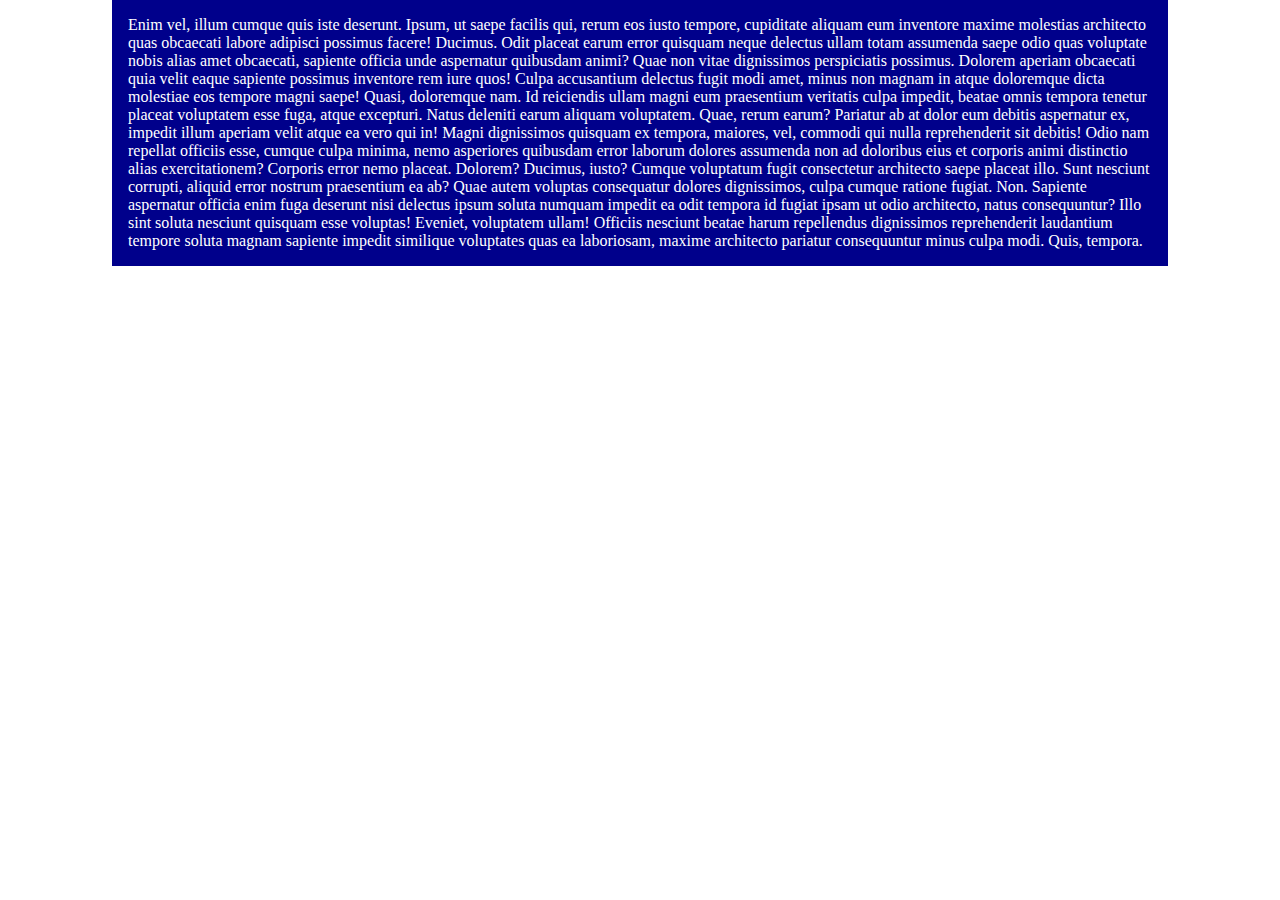
<file: Day 01/index.html>
<!DOCTYPE html>
<html lang="en">
<head>
    <meta charset="UTF-8">
    <meta name="viewport" content="width=device-width, initial-scale=1.0">

    <link rel="stylesheet" href="style.css">
    <title>Day 01</title>
</head>
<body>
    <div class="parent">
        <p>
            Enim vel, illum cumque quis iste deserunt. Ipsum, ut saepe facilis qui, rerum eos iusto tempore, cupiditate aliquam eum inventore maxime molestias architecto quas obcaecati labore adipisci possimus facere! Ducimus.
            Odit placeat earum error quisquam neque delectus ullam totam assumenda saepe odio quas voluptate nobis alias amet obcaecati, sapiente officia unde aspernatur quibusdam animi? Quae non vitae dignissimos perspiciatis possimus.
            Dolorem aperiam obcaecati quia velit eaque sapiente possimus inventore rem iure quos! Culpa accusantium delectus fugit modi amet, minus non magnam in atque doloremque dicta molestiae eos tempore magni saepe!
            Quasi, doloremque nam. Id reiciendis ullam magni eum praesentium veritatis culpa impedit, beatae omnis tempora tenetur placeat voluptatem esse fuga, atque excepturi. Natus deleniti earum aliquam voluptatem. Quae, rerum earum?
            Pariatur ab at dolor eum debitis aspernatur ex, impedit illum aperiam velit atque ea vero qui in! Magni dignissimos quisquam ex tempora, maiores, vel, commodi qui nulla reprehenderit sit debitis!
            Odio nam repellat officiis esse, cumque culpa minima, nemo asperiores quibusdam error laborum dolores assumenda non ad doloribus eius et corporis animi distinctio alias exercitationem? Corporis error nemo placeat. Dolorem?
            Ducimus, iusto? Cumque voluptatum fugit consectetur architecto saepe placeat illo. Sunt nesciunt corrupti, aliquid error nostrum praesentium ea ab? Quae autem voluptas consequatur dolores dignissimos, culpa cumque ratione fugiat. Non.
            Sapiente aspernatur officia enim fuga deserunt nisi delectus ipsum soluta numquam impedit ea odit tempora id fugiat ipsam ut odio architecto, natus consequuntur? Illo sint soluta nesciunt quisquam esse voluptas!
            Eveniet, voluptatem ullam! Officiis nesciunt beatae harum repellendus dignissimos reprehenderit laudantium tempore soluta magnam sapiente impedit similique voluptates quas ea laboriosam, maxime architecto pariatur consequuntur minus culpa modi. Quis, tempora.
        </p>
        <div class="child">
        </div>
    </div>
</body>
</html>
</file>
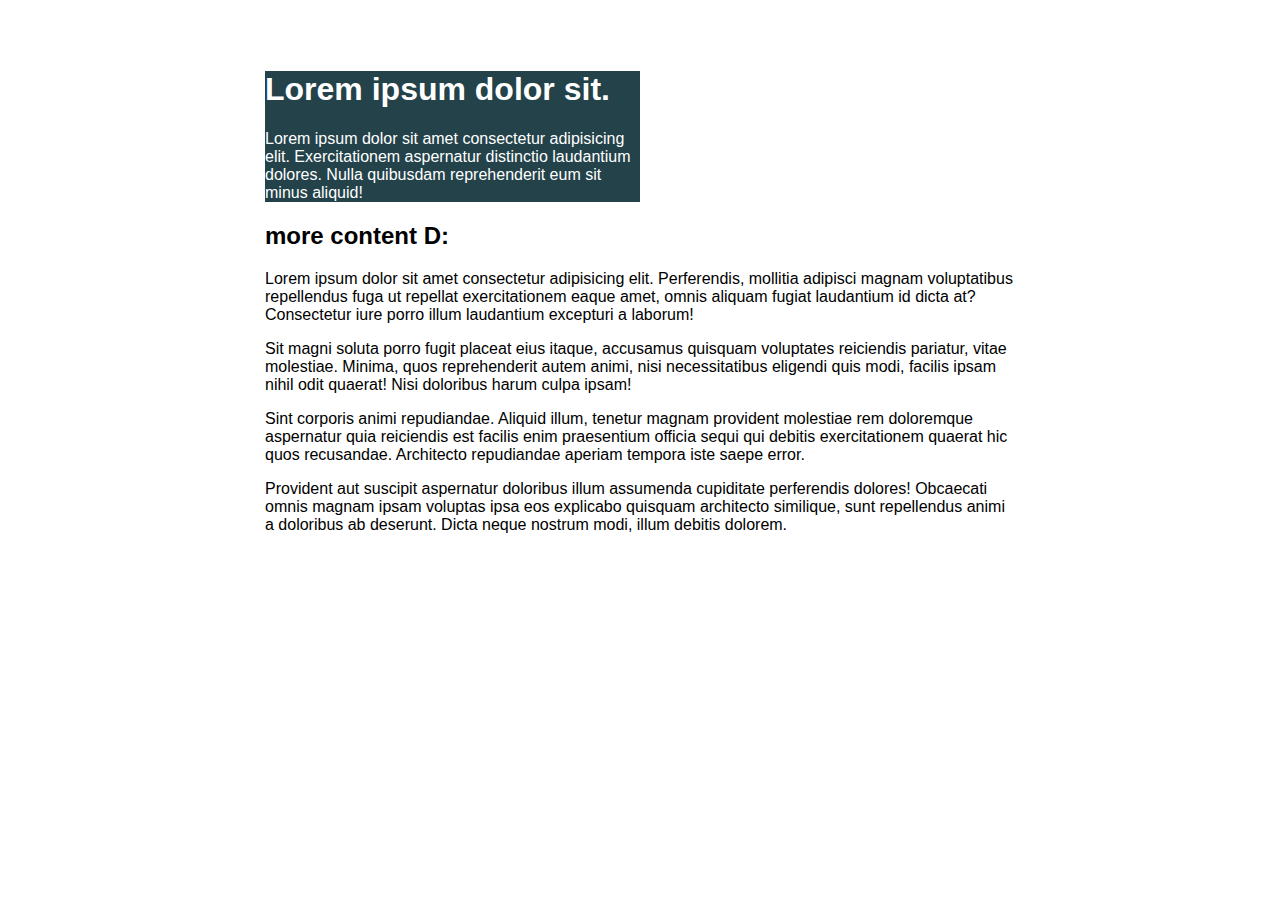
<file: Day 03/index.html>
<!DOCTYPE html>
<html lang="en">
<head> 
    <meta charset="UTF-8">
    <meta name="viewport" content="width=device-width, initial-scale=1.0">
    <title>Day 01</title>
 
    <link rel="stylesheet" href="style.css">
</head>
<body>

    <div class="container">
        <div class="intro-content">
            <h1>Lorem ipsum dolor sit.</h1>
            <p>Lorem ipsum dolor sit amet consectetur adipisicing elit. Exercitationem aspernatur distinctio laudantium dolores. Nulla quibusdam reprehenderit eum sit minus aliquid!</p>
        </div>

        <h2>more content D:</h2>
        <p>Lorem ipsum dolor sit amet consectetur adipisicing elit. Perferendis, mollitia adipisci magnam voluptatibus repellendus fuga ut repellat exercitationem eaque amet, omnis aliquam fugiat laudantium id dicta at? Consectetur iure porro illum laudantium excepturi a laborum!</p>
        <p>Sit magni soluta porro fugit placeat eius itaque, accusamus quisquam voluptates reiciendis pariatur, vitae molestiae. Minima, quos reprehenderit autem animi, nisi necessitatibus eligendi quis modi, facilis ipsam nihil odit quaerat! Nisi doloribus harum culpa ipsam!</p>
        <p>Sint corporis animi repudiandae. Aliquid illum, tenetur magnam provident molestiae rem doloremque aspernatur quia reiciendis est facilis enim praesentium officia sequi qui debitis exercitationem quaerat hic quos recusandae. Architecto repudiandae aperiam tempora iste saepe error.</p>
        <p>Provident aut suscipit aspernatur doloribus illum assumenda cupiditate perferendis dolores! Obcaecati omnis magnam ipsam voluptas ipsa eos explicabo quisquam architecto similique, sunt repellendus animi a doloribus ab deserunt. Dicta neque nostrum modi, illum debitis dolorem.</p>
    </div>


    


</body>
</html>
</file>
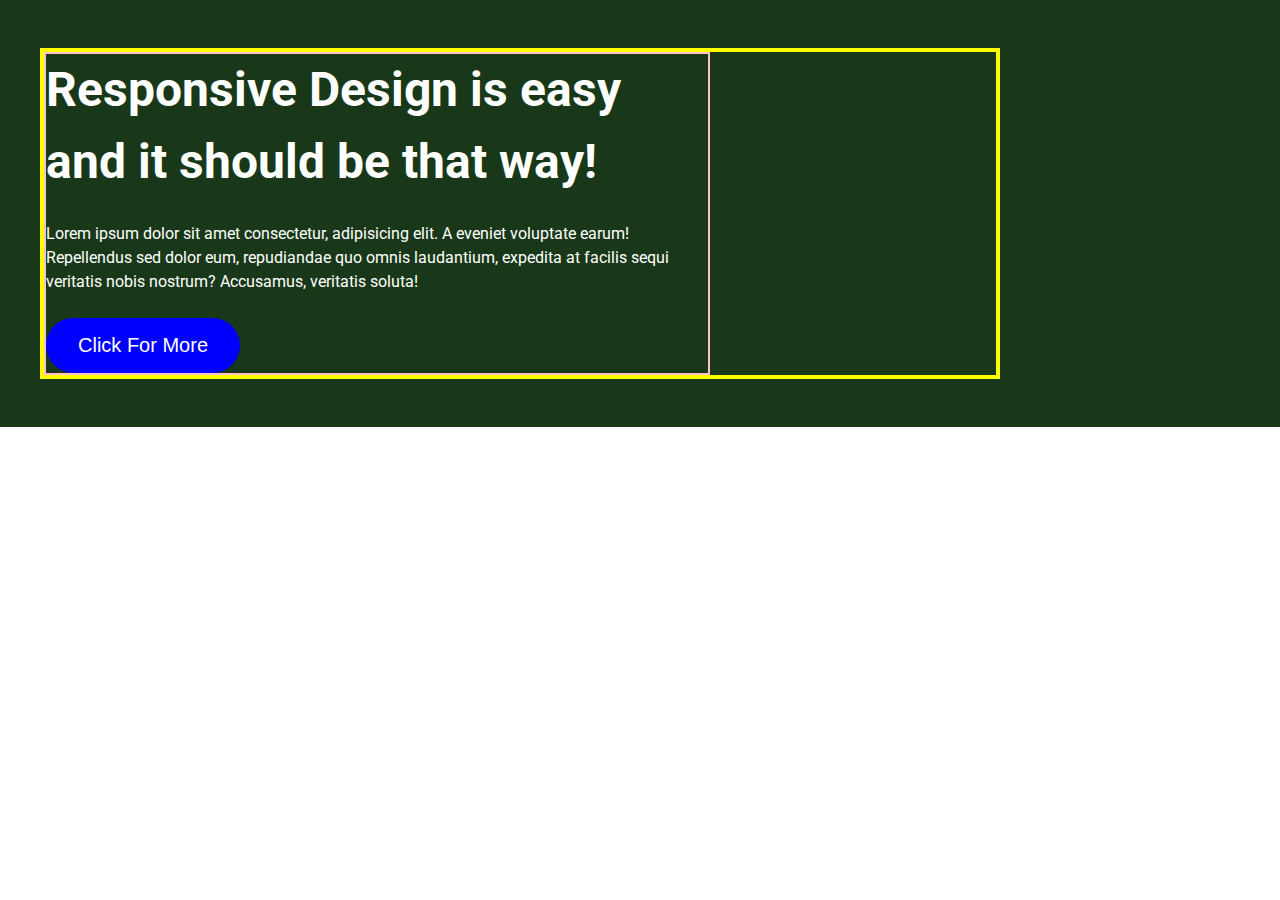
<file: Day 05/index.html>
<!DOCTYPE html>
<html lang="en">
<head>
    <meta charset="UTF-8">
    <meta name="viewport" content="width=device-width, initial-scale=1.0">

    <link rel="stylesheet" href="style.css">

    <link rel="preconnect" href="https://fonts.googleapis.com">
    <link rel="preconnect" href="https://fonts.gstatic.com" crossorigin>
    <link href="https://fonts.googleapis.com/css2?family=Roboto:ital,wght@0,400;0,900;1,700&display=swap" rel="stylesheet">

    <title>Day 05</title>
</head>
<body>

    <section class="hero">

        <div class="wrapper">

            <div class="wrapper-inside">
                <h1>Responsive Design is easy and it should be that way!</h1>
                <p>Lorem ipsum dolor sit amet consectetur, adipisicing elit. A eveniet voluptate earum! Repellendus sed dolor eum, repudiandae quo omnis laudantium, expedita at facilis sequi veritatis nobis nostrum? Accusamus, veritatis soluta!</p>

                <button>Click For More</button>
            </div>  
        </div>
    </section>
    
</body>
</html>
</file>
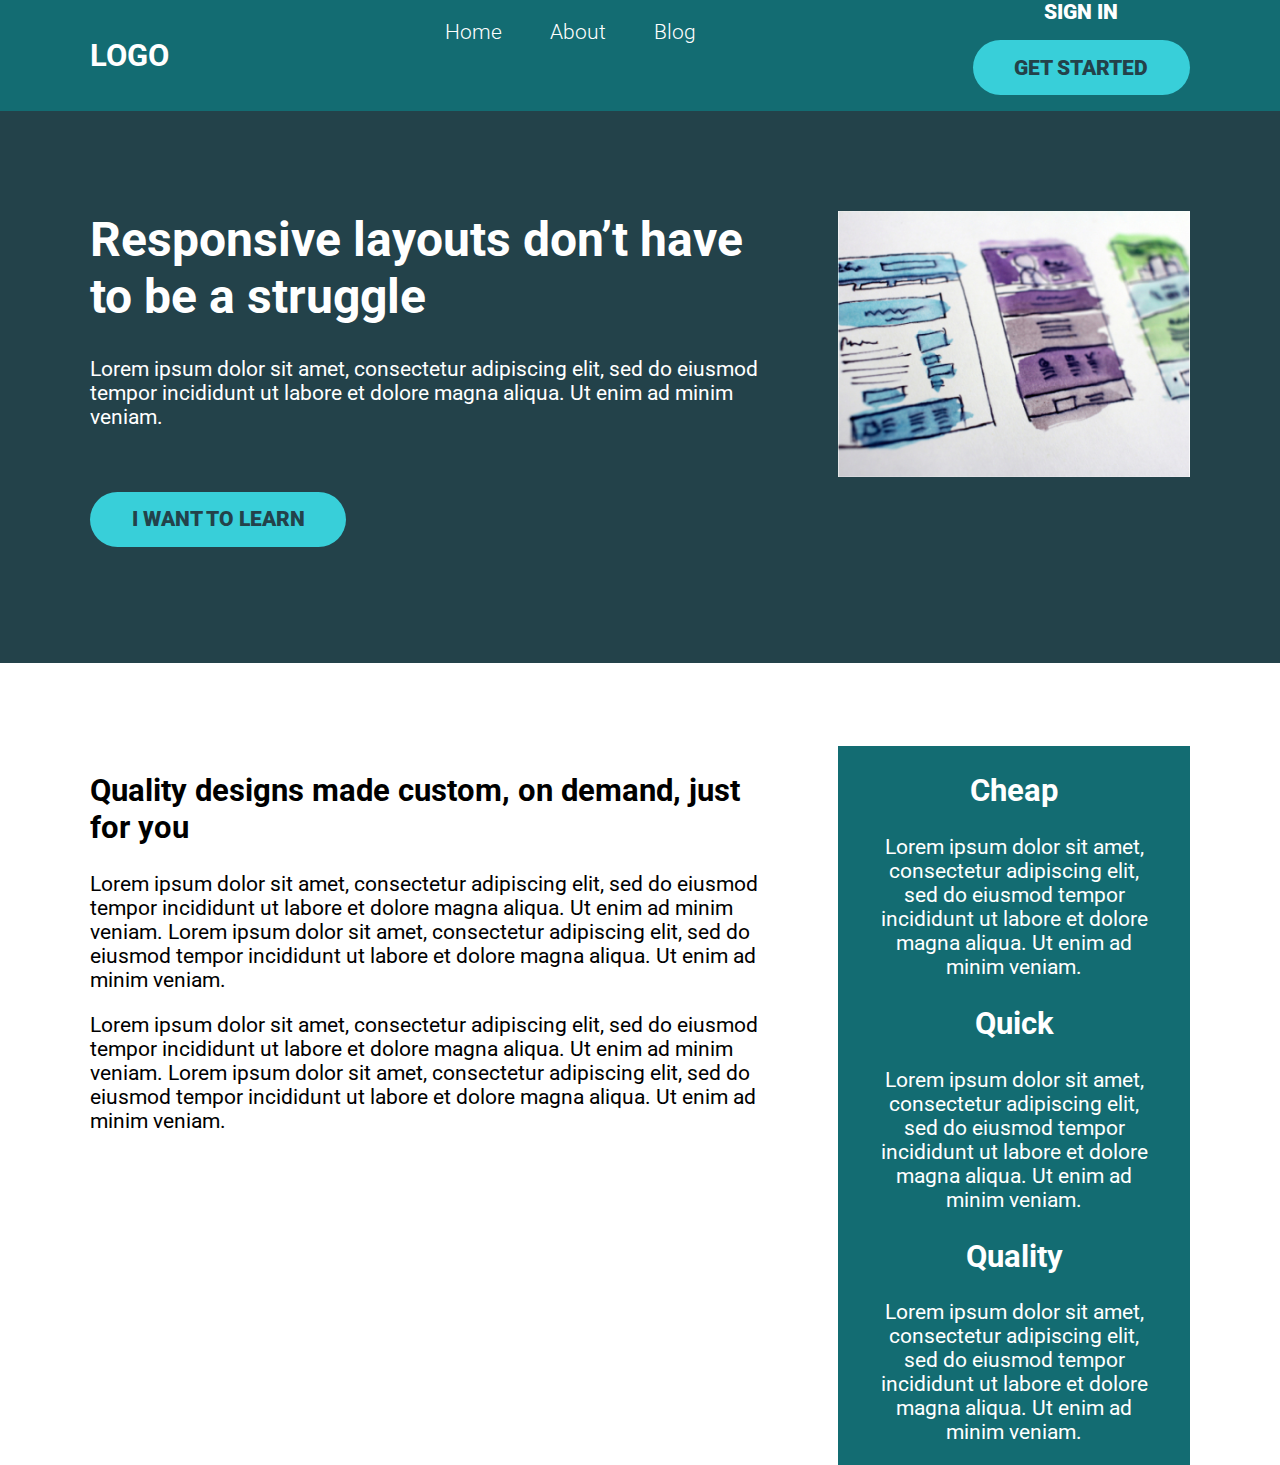
<file: Day 09 - Green Header/index.html>
<!DOCTYPE html>
<html lang="en">
<head>
    <meta charset="UTF-8">
    <meta name="viewport" content="width=device-width, initial-scale=1.0">
    <title>Conquering Rsponsive Layouts</title>
    <link href="https://fonts.googleapis.com/css2?family=Roboto:wght@400;900&display=swap" rel="stylesheet"> 
    <link rel="stylesheet" href="style.css">
</head>
<body>
    <header class="header">
        <div class="container header-row">
            <h2 class="logo"><a href="">LOGO</a></h2>
            <nav class="nav">
                <ul class="nav-list">
                    <li class="nav-item"><a href="">Home</a></li>
                    <li class="nav-item"><a href="">About</a></li>
                    <li class="nav-item"><a href="">Blog</a></li>
                </ul> 

            </nav>
            <div class="header-btn">
                <a class="header-button">Sign in</a>
                <a class="header-button hero-btn">Get Started</a>
            </div>
        </div>
    </header>
    <div class="hero">
        <div class="container row">
            <div class="hero__text">
                <h1>Responsive layouts don’t have to be a struggle</h1>
                <p>Lorem ipsum dolor sit amet, consectetur adipiscing elit, sed do eiusmod tempor incididunt ut labore et dolore magna aliqua. Ut enim ad minim veniam.</p>
                <a href="#" class="hero-btn">I want to learn</a>
            </div>
            <img class="hero__img" src="img/hero-img.jpg"  alt="">
        </div>
    </div>

    <main class="main">
        <div class="container">
            <div class="row">
                <div class="col main-content">
                    <h2>Quality designs made custom, on demand, just for you</h2>
                    <p>Lorem ipsum dolor sit amet, consectetur adipiscing elit, sed do eiusmod tempor incididunt ut labore et dolore magna aliqua. Ut enim ad minim veniam. Lorem ipsum dolor sit amet, consectetur adipiscing elit, sed do eiusmod tempor incididunt ut labore et dolore magna aliqua. Ut enim ad minim veniam.</p>
                    <p>Lorem ipsum dolor sit amet, consectetur adipiscing elit, sed do eiusmod tempor incididunt ut labore et dolore magna aliqua. Ut enim ad minim veniam. Lorem ipsum dolor sit amet, consectetur adipiscing elit, sed do eiusmod tempor incididunt ut labore et dolore magna aliqua. Ut enim ad minim veniam.</p>
                </div>
                <div class="col side-bar">
                    <h2>Cheap</h2>
                    <p>Lorem ipsum dolor sit amet, consectetur adipiscing elit, sed do eiusmod tempor incididunt ut labore et dolore magna aliqua. Ut enim ad minim veniam.</p>

                    <h2>Quick</h2>
                    <p>Lorem ipsum dolor sit amet, consectetur adipiscing elit, sed do eiusmod tempor incididunt ut labore et dolore magna aliqua. Ut enim ad minim veniam.</p>

                    <h2>Quality</h2>
                    <p>Lorem ipsum dolor sit amet, consectetur adipiscing elit, sed do eiusmod tempor incididunt ut labore et dolore magna aliqua. Ut enim ad minim veniam.</p>
                </div>
            </div>
        </div>
    </main>
</body>
</html>
</file>
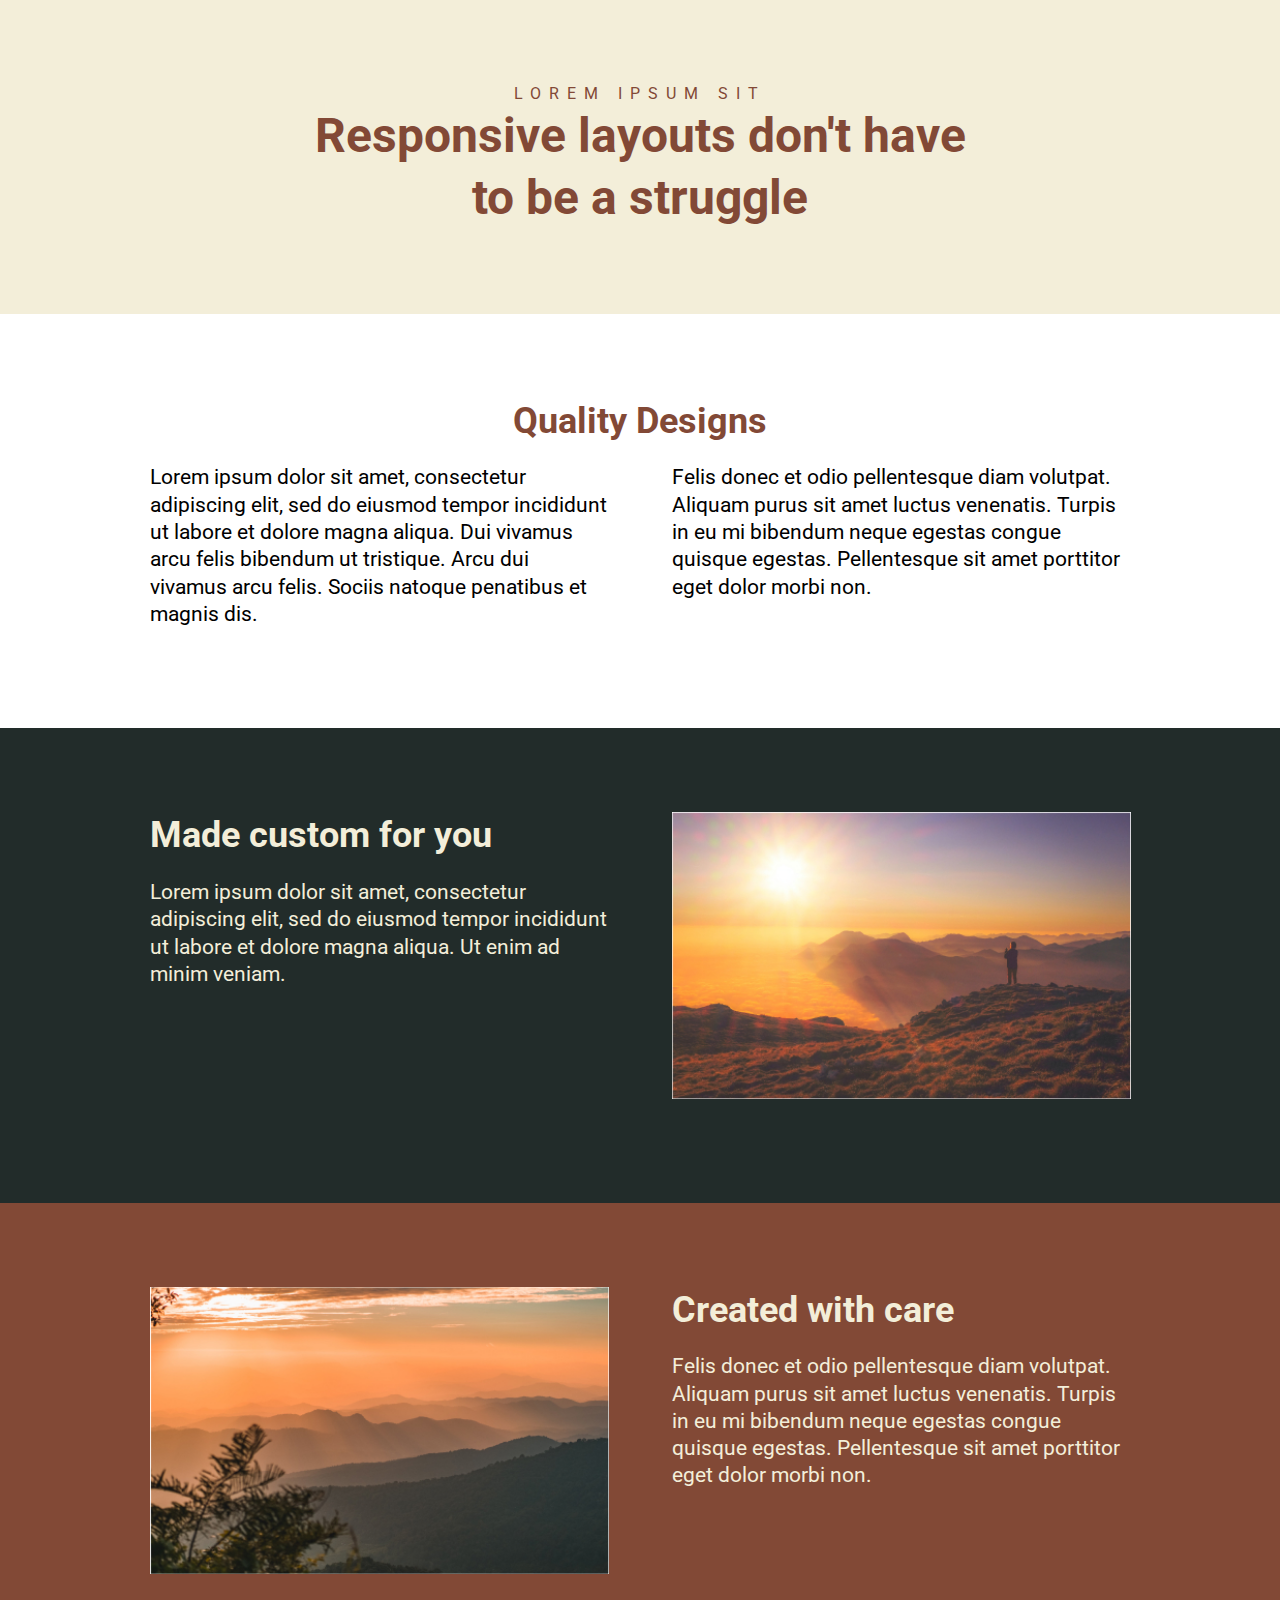
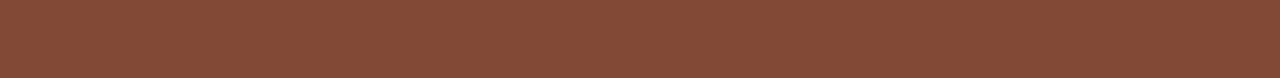
<file: Day 12/index.html>
<!DOCTYPE html>
<html lang="en">
<head>
    <meta charset="UTF-8">
    <meta name="viewport" content="width=device-width, initial-scale=1.0">

    <link rel="stylesheet" href="style.css">

    <!-- Playfair Display -->
    <link rel="preconnect" href="https://fonts.googleapis.com">
    <link rel="preconnect" href="https://fonts.gstatic.com" crossorigin>
    <link href="https://fonts.googleapis.com/css2?family=Playfair+Display:wght@900&family=Roboto:wght@300;400&display=swap" rel="stylesheet">

    <title>Day 12</title>
</head>
<body>
    <header class="header">
        <div class="header-inside">
            <p class="header-text">lorem ipsum sit </p> 
            <h1 class="title">Responsive layouts don't have to be a struggle</h1>   
        </div>
    </header>

    <section class="section-first section">
        <div class="wrapper">
            <h2 class="sub-title sub-title-dark">Quality Designs</h2>
            <div class="row flow">
                <p class="col">Lorem ipsum dolor sit amet, consectetur adipiscing elit,
                    sed do eiusmod tempor incididunt ut labore et dolore
                    magna aliqua. Dui vivamus arcu felis bibendum ut
                    tristique. Arcu dui vivamus arcu felis. Sociis natoque
                    penatibus et magnis dis. </p>
                
                <p class="col">Felis donec et odio pellentesque diam volutpat. Aliquam
                    purus sit amet luctus venenatis. Turpis in eu mi
                    bibendum neque egestas congue quisque egestas.
                    Pellentesque sit amet porttitor eget dolor morbi non.</p>
                </div>
        </div>
    </section>

    <section class="section-second section">
        <div class="wrapper">
            <div class="row">
                <div class="section-text col flow">
                    <h2 class="sub-title">Made custom for you</h2>
                    <p>Lorem ipsum dolor sit amet, consectetur adipiscing elit,
                        sed do eiusmod tempor incididunt ut labore et dolore
                        magna aliqua. Ut enim ad minim veniam.</p>
                </div>
                <div class="col flow">
                    <div class="section-img">
                        <img src="images/image-01.jpg" alt="">
                    </div>
                </div>
            </div>
        </div>
    </section>

    <section class="section-third section">
        <div class="wrapper">
            <div class="row">
                <div class="col flow">
                    <div class="section-img">
                        <img src="images/image-02.jpg" alt="">
                    </div>
                </div>
                <div class="section-text col flow">
                    <h2 class="sub-title">Created with care</h2>
                    <p>Felis donec et odio pellentesque diam volutpat. Aliquam
                        purus sit amet luctus venenatis. Turpis in eu mi
                        bibendum neque egestas congue quisque egestas.
                        Pellentesque sit amet porttitor eget dolor morbi non.</p>
                </div>
            </div>
        </div>
    </section>
</body>
</html>
</file>
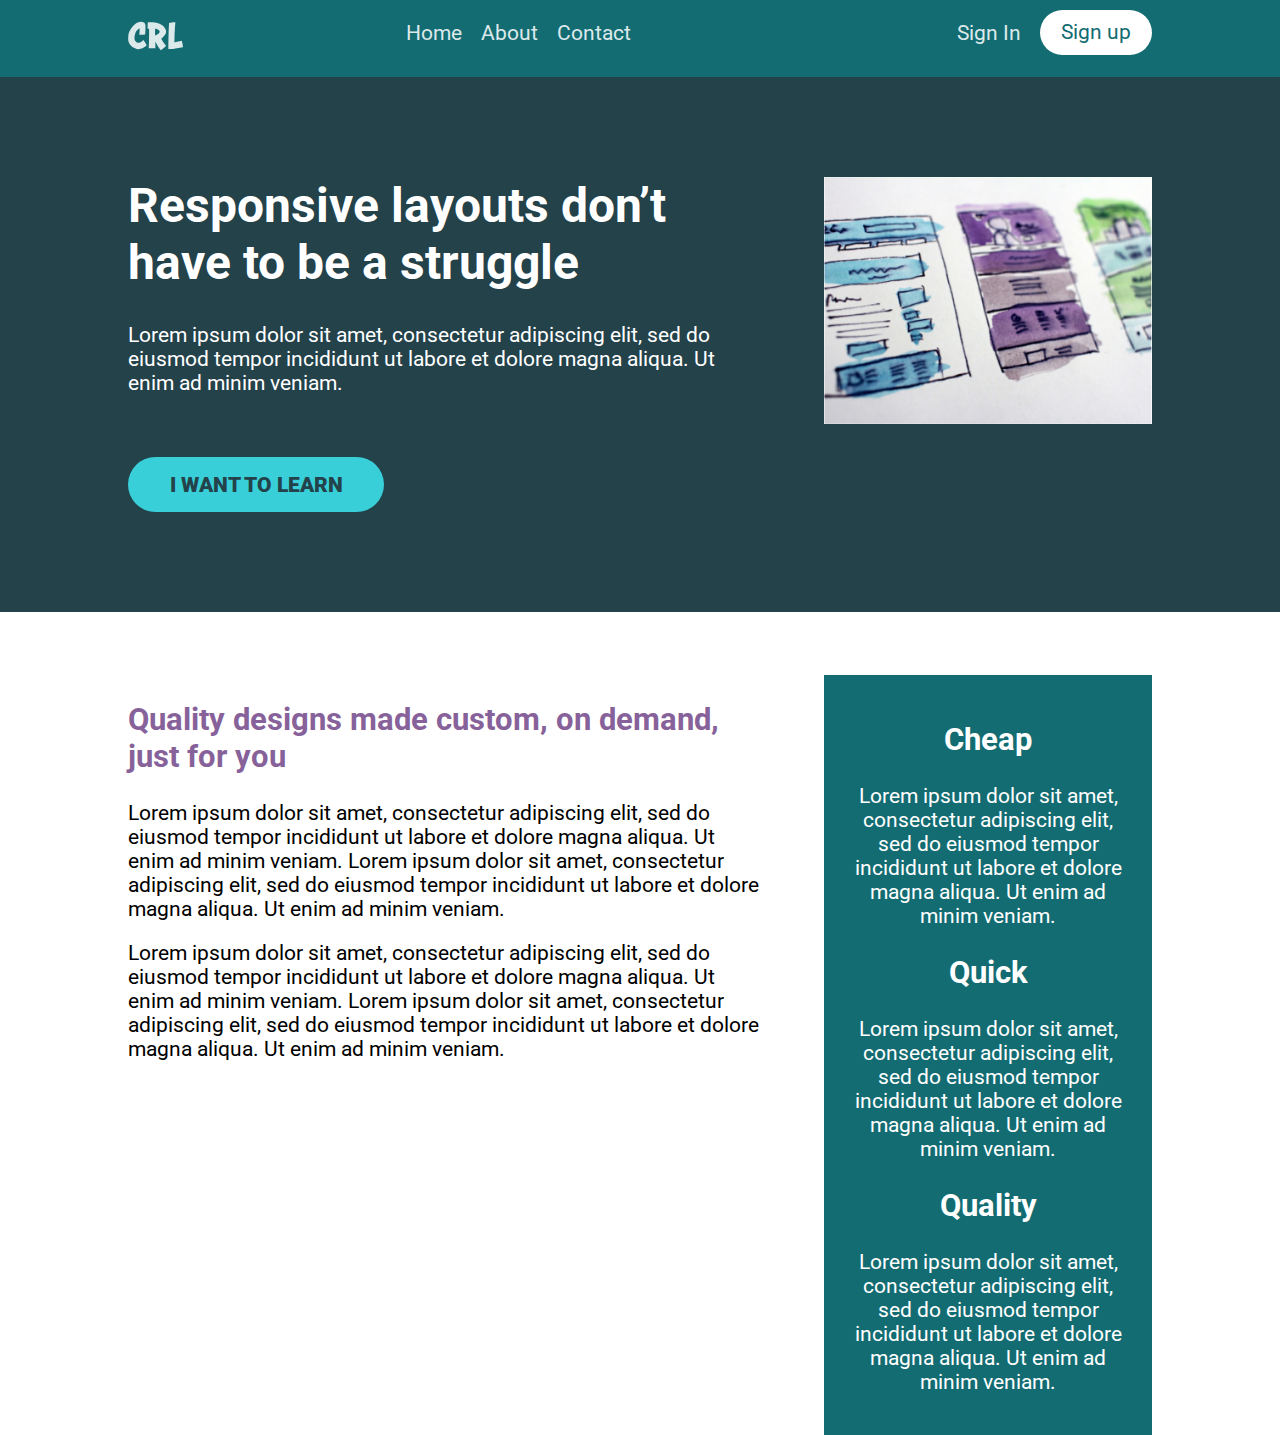
<file: Day 19 - Navigation Challenge/index.html>
<!DOCTYPE html>
<html lang="en">
<head>
    <meta charset="UTF-8">
    <meta name="viewport" content="width=device-width, initial-scale=1.0">
    <title>Conquering Responsive Layouts</title>
    <link href="https://fonts.googleapis.com/css2?family=Roboto:wght@400;900&display=swap" rel="stylesheet"> 
    <link rel="stylesheet" href="style.css">
</head>
<body>
    <header> 
        <div class="container row">
            <button class="nav-toggle" aria-label="open navigation">
                <span class="hamburger"></span>
            </button>
            <a class="logo" href="#">
                <img src="img/logo.svg" alt="conquering responsive layouts">
            </a>
            <nav class="nav">
                <ul class="nav__list nav__list--primary">
                    <li class="nav__item"><a href="#" class="nav__link">Home</a></li>
                    <li class="nav__item"><a href="#" class="nav__link">About</a></li>
                    <li class="nav__item"><a href="#" class="nav__link">Contact</a></li>
                </ul>
                <ul class="nav__list nav__list--secondary">
                    <li class="nav__item"><a href="#" class="nav__link">Sign In</a></li>
                    <li class="nav__item"><a href="#" class="nav__link nav__link--button">Sign up</a></li>
                </ul>
            </nav>
        </div>
    </header>
    
    <section class="hero">
        <div class="container row">
            <div class="hero__text">
                <h1>Responsive layouts don’t have to be a struggle</h1>
                <p>Lorem ipsum dolor sit amet, consectetur adipiscing elit, sed do eiusmod tempor incididunt ut labore et dolore magna aliqua. Ut enim ad minim veniam.</p>
                <a href="#" class="btn">I want to learn</a>
            </div>
            <img src="img/hero-img.jpg" alt="UX design sketches" class="hero__img">
        </div>
    </section> 

    <main class="main container row">
            <section class="primary-content">
                <h2 class="section-title">Quality designs made custom, on demand, just for you</h2>
                <p>Lorem ipsum dolor sit amet, consectetur adipiscing elit, sed do eiusmod tempor incididunt ut labore et dolore magna aliqua. Ut enim ad minim veniam. Lorem ipsum dolor sit amet, consectetur adipiscing elit, sed do eiusmod tempor incididunt ut labore et dolore magna aliqua. Ut enim ad minim veniam.</p>
                <p>Lorem ipsum dolor sit amet, consectetur adipiscing elit, sed do eiusmod tempor incididunt ut labore et dolore magna aliqua. Ut enim ad minim veniam. Lorem ipsum dolor sit amet, consectetur adipiscing elit, sed do eiusmod tempor incididunt ut labore et dolore magna aliqua. Ut enim ad minim veniam.</p>
            </section>
            <aside class="sidebar">
                <h2 class="sidebar-title">Cheap</h2>
                <p>Lorem ipsum dolor sit amet, consectetur adipiscing elit, sed do eiusmod tempor incididunt ut labore et dolore magna aliqua. Ut enim ad minim veniam.</p>

                <h2 class="sidebar-title">Quick</h2>
                <p>Lorem ipsum dolor sit amet, consectetur adipiscing elit, sed do eiusmod tempor incididunt ut labore et dolore magna aliqua. Ut enim ad minim veniam.</p>

                <h2 class="sidebar-title">Quality</h2>
                <p>Lorem ipsum dolor sit amet, consectetur adipiscing elit, sed do eiusmod tempor incididunt ut labore et dolore magna aliqua. Ut enim ad minim veniam.</p>
            </aside>
    </main>

    <script src="main.js"></script>

</body>
</html>
</file>
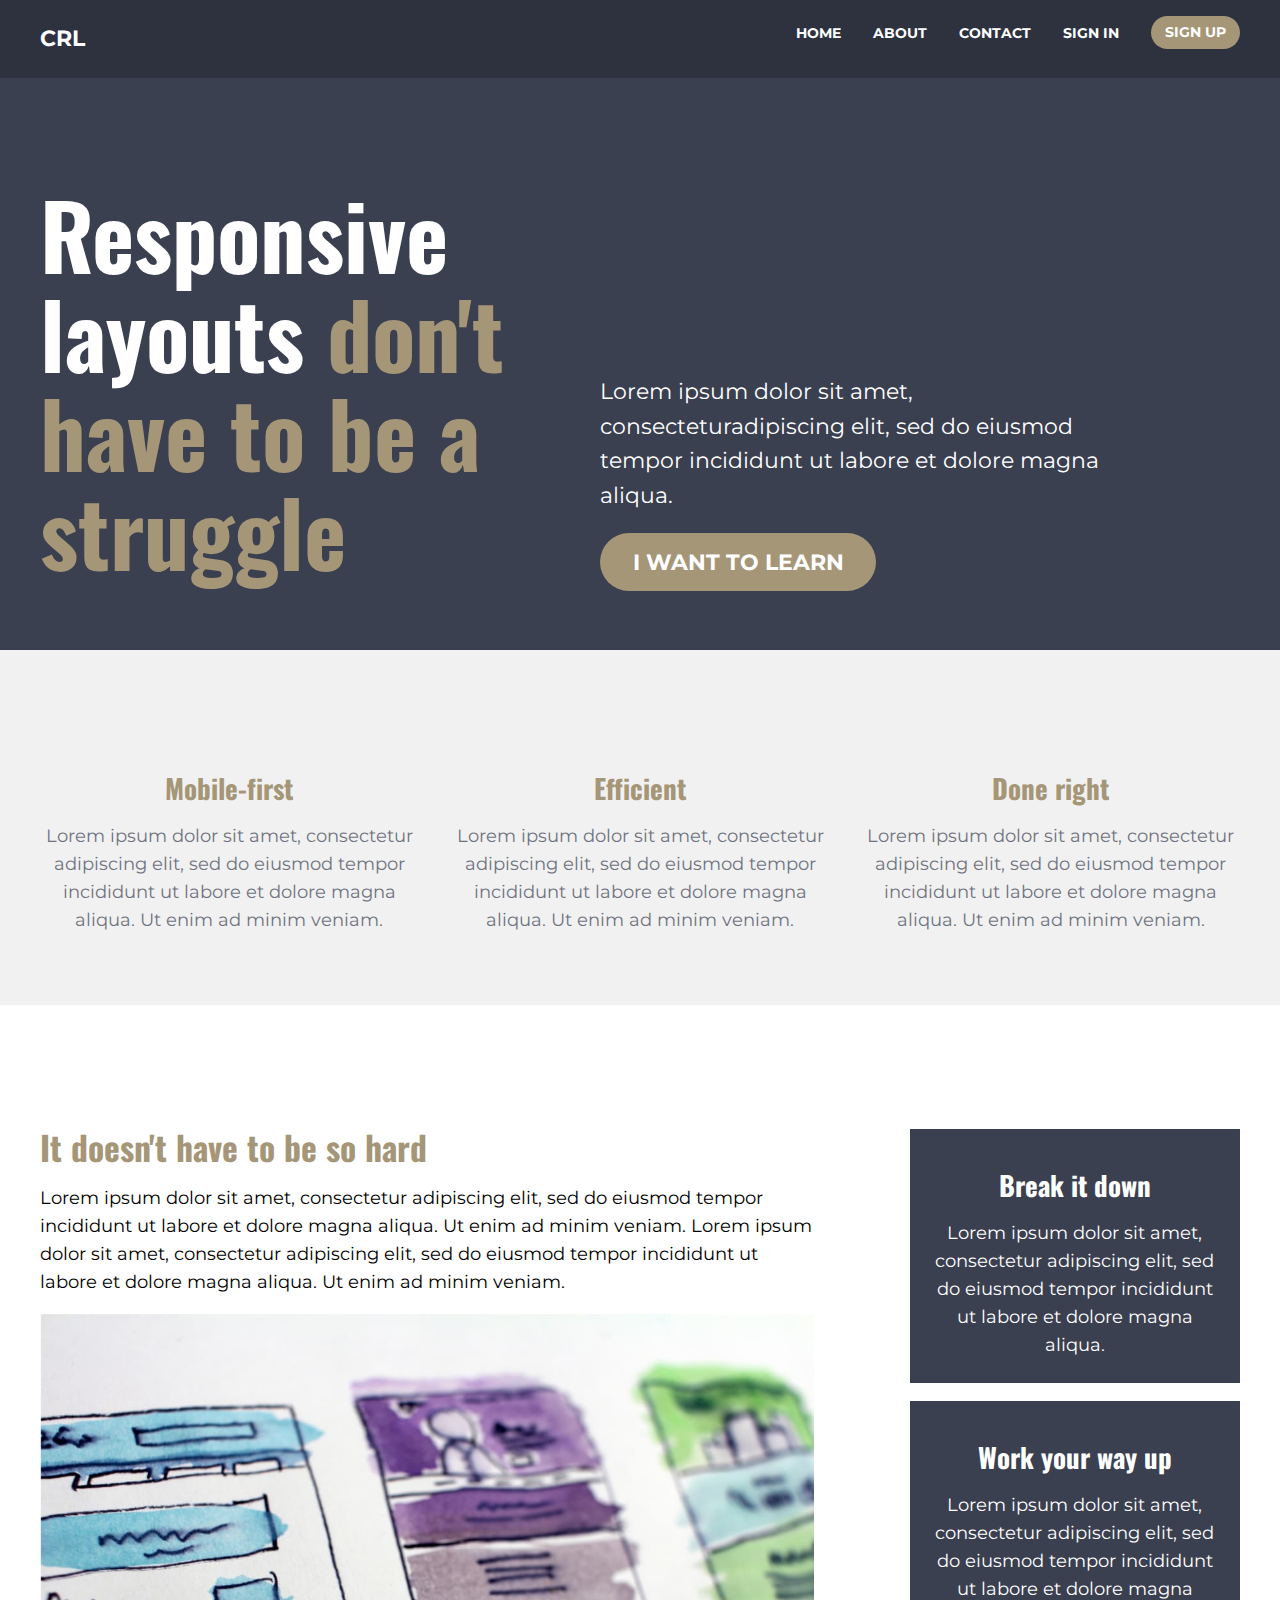
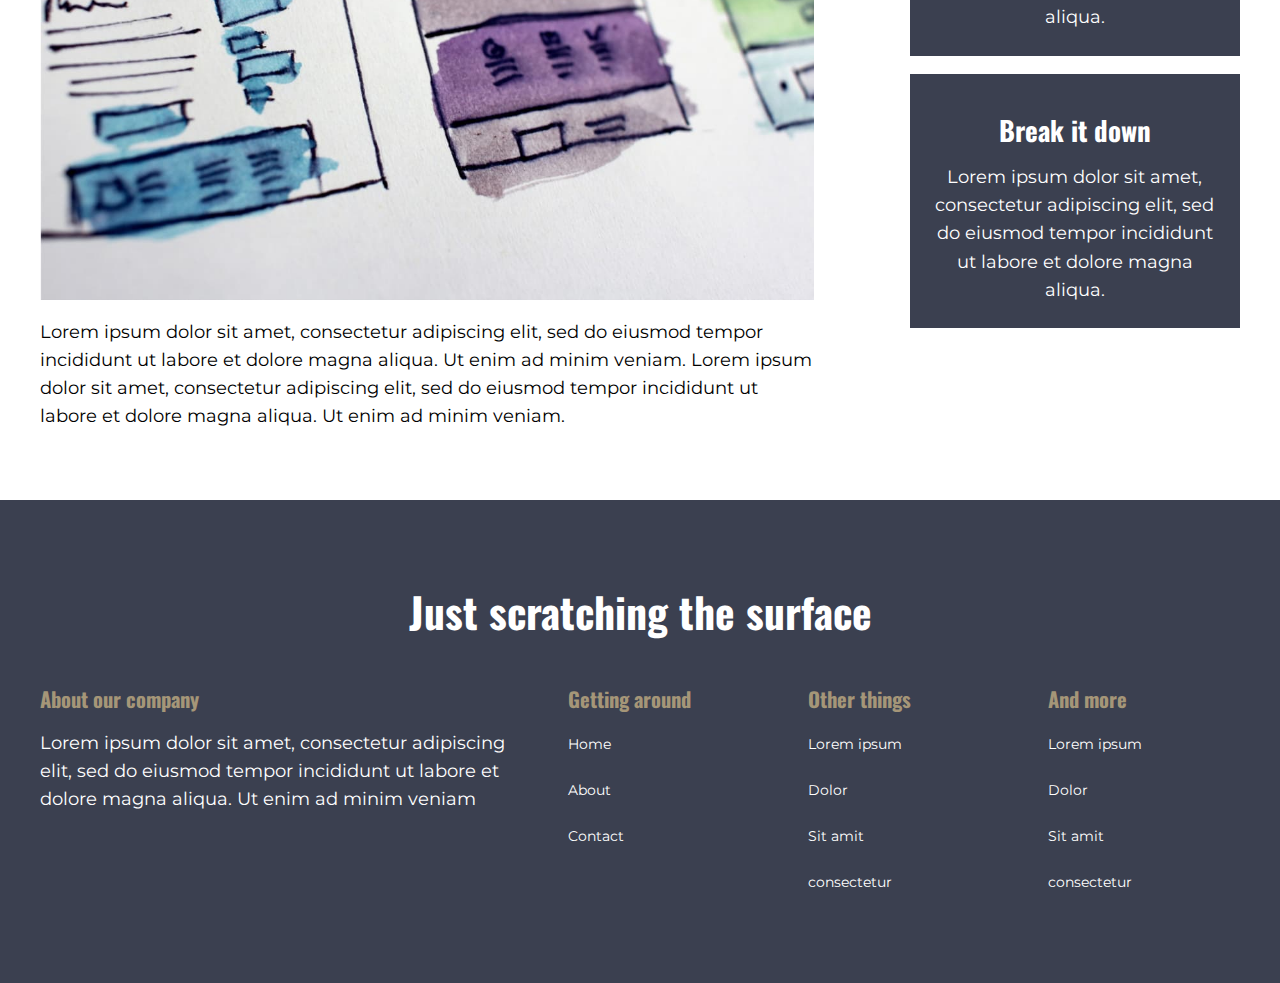
<file: Day 21 - Final web page/index.html>
<!DOCTYPE html>
<html lang="en">
<head>
    <meta charset="UTF-8">
    <meta name="viewport" content="width=device-width, initial-scale=1.0">

    <link rel="stylesheet" href="style.css">

    <title>Day 21 Final Challenge</title>
</head>
<body>
    <header class="header">
        <div class="wrapper layout-flex">
            <a href="" class="logo">CRL</a>
            <nav class="nav">
            <ul class="nav-list nav-list-primary">
                <li><a href="" class="nav-item">home</a></li>
                <li><a href="" class="nav-item">about</a></li>
                <li><a href="" class="nav-item">contact</a></li>
            </ul>
            <ul class="nav-list nav-buttons">
                <li><a class="header-button">sign in</a></li>
                <li><a class="header-button button">sign up</a></li>
            </ul>
        </div>
    </header>

    <section class="section hero flow">
        <div class="wrapper row">
            <h1 class="title col">Responsive layouts <span>don't have to be a struggle</span></h1>
            <div class="hero-text col">
                <p class="hero-description">Lorem ipsum dolor sit amet, consecteturadipiscing elit, sed do eiusmod tempor incididunt ut labore et dolore magna aliqua.</p>
                <a class="button">I WANT TO LEARN</a>
            </div>
        </div>
    </section>

    <section class="section section-first flow">
        <div class="wrapper row">
            <div class="col">
                <h2 class="sub-title">Mobile-first</h2>
                <p class="section-text">Lorem ipsum dolor sit amet,
                    consectetur adipiscing elit, sed do
                    eiusmod tempor incididunt ut
                    labore et dolore magna aliqua. Ut
                    enim ad minim veniam.</p>
            </div>
            <div class="col">
                <h2 class="sub-title">Efficient</h2>
                <p class="section-text">Lorem ipsum dolor sit amet,
                    consectetur adipiscing elit, sed do
                    eiusmod tempor incididunt ut
                    labore et dolore magna aliqua. Ut
                    enim ad minim veniam.</p>
            </div>
            <div class="col">
                <h2 class="sub-title">Done right</h2>
                <p class="section-text">Lorem ipsum dolor sit amet,
                    consectetur adipiscing elit, sed do
                    eiusmod tempor incididunt ut
                    labore et dolore magna aliqua. Ut
                    enim ad minim veniam.</p>
            </div>
        </div>
    </section>

    <section class="section section-second flow">
        <div class="wrapper row">
            <div class="col">
                <h2 class="sub-title">It doesn't have to be so hard</h2>
                <p class="section-text">Lorem ipsum dolor sit amet, consectetur adipiscing elit, sed do
                    eiusmod tempor incididunt ut labore et dolore magna aliqua. Ut
                    enim ad minim veniam. Lorem ipsum dolor sit amet, consectetur
                    adipiscing elit, sed do eiusmod tempor incididunt ut labore et
                    dolore magna aliqua. Ut enim ad minim veniam.</p>
                <img src="img/hero-img.jpg" alt="" class="image">
                <p class="section-text">Lorem ipsum dolor sit amet, consectetur adipiscing elit, sed do
                    eiusmod tempor incididunt ut labore et dolore magna aliqua. Ut
                    enim ad minim veniam. Lorem ipsum dolor sit amet, consectetur
                    adipiscing elit, sed do eiusmod tempor incididunt ut labore et
                    dolore magna aliqua. Ut enim ad minim veniam.</p>
            </div>

            <div class="col side-bar">
                <div class="side-bar-text ">
                    <h2 class="sub-title">Break it down</h2>
                    <p class="section-text">Lorem ipsum dolor sit amet,
                        consectetur adipiscing elit, sed do
                        eiusmod tempor incididunt ut
                        labore et dolore magna aliqua.</p>
                </div>
                <div class="side-bar-text ">
                    <h2 class="sub-title">Work your way up</h2>
                    <p class="section-text">Lorem ipsum dolor sit amet,
                        consectetur adipiscing elit, sed do
                        eiusmod tempor incididunt ut
                        labore et dolore magna aliqua.</p>
                </div>
                <div class="side-bar-text ">
                    <h2 class="sub-title">Break it down</h2>
                    <p class="section-text">Lorem ipsum dolor sit amet,
                        consectetur adipiscing elit, sed do
                        eiusmod tempor incididunt ut
                        labore et dolore magna aliqua.</p>
                </div>
            </div>
        </div>
    </section>

    <footer class="footer section flow">
        <div class="wrapper">
            <h2 class="sub-title">Just scratching the surface</h2>
            <div class="layout-grid">
            <div class="col">
                <h3>About our company</h3>
                <p>Lorem ipsum dolor sit amet, consectetur adipiscing
                    elit, sed do eiusmod tempor incididunt ut labore et
                    dolore magna aliqua. Ut enim ad minim veniam</p>
            </div>
            <div class="col">
                <h3>Getting around</h3>
                <ul class="footer-list">
                    <li><a href="" class="footer-item">Home</a></li>
                    <li><a href="" class="footer-item">About</a></li>
                    <li><a href="" class="footer-item">Contact</a></li>
                </ul>
            </div>
            <div class="col">
                <h3>Other things</h3>
                <ul class="footer-list">
                    <li><a href="" class="footer-item">Lorem ipsum</a></li>
                    <li><a href="" class="footer-item">Dolor</a></li>
                    <li><a href="" class="footer-item">Sit amit</a></li>
                    <li><a href="" class="footer-item">consectetur</a></li>
                </ul>
            </div>
            <div class="col">
                <h3>And more</h3>
                <ul class="footer-list">
                    <li><a href="" class="footer-item">Lorem ipsum</a></li>
                    <li><a href="" class="footer-item">Dolor</a></li>
                    <li><a href="" class="footer-item">Sit amit</a></li>
                    <li><a href="" class="footer-item">consectetur</a></li>
                </ul>
            </div>
            </div>
        </div>
    </footer>
</body>
</html>
</file>
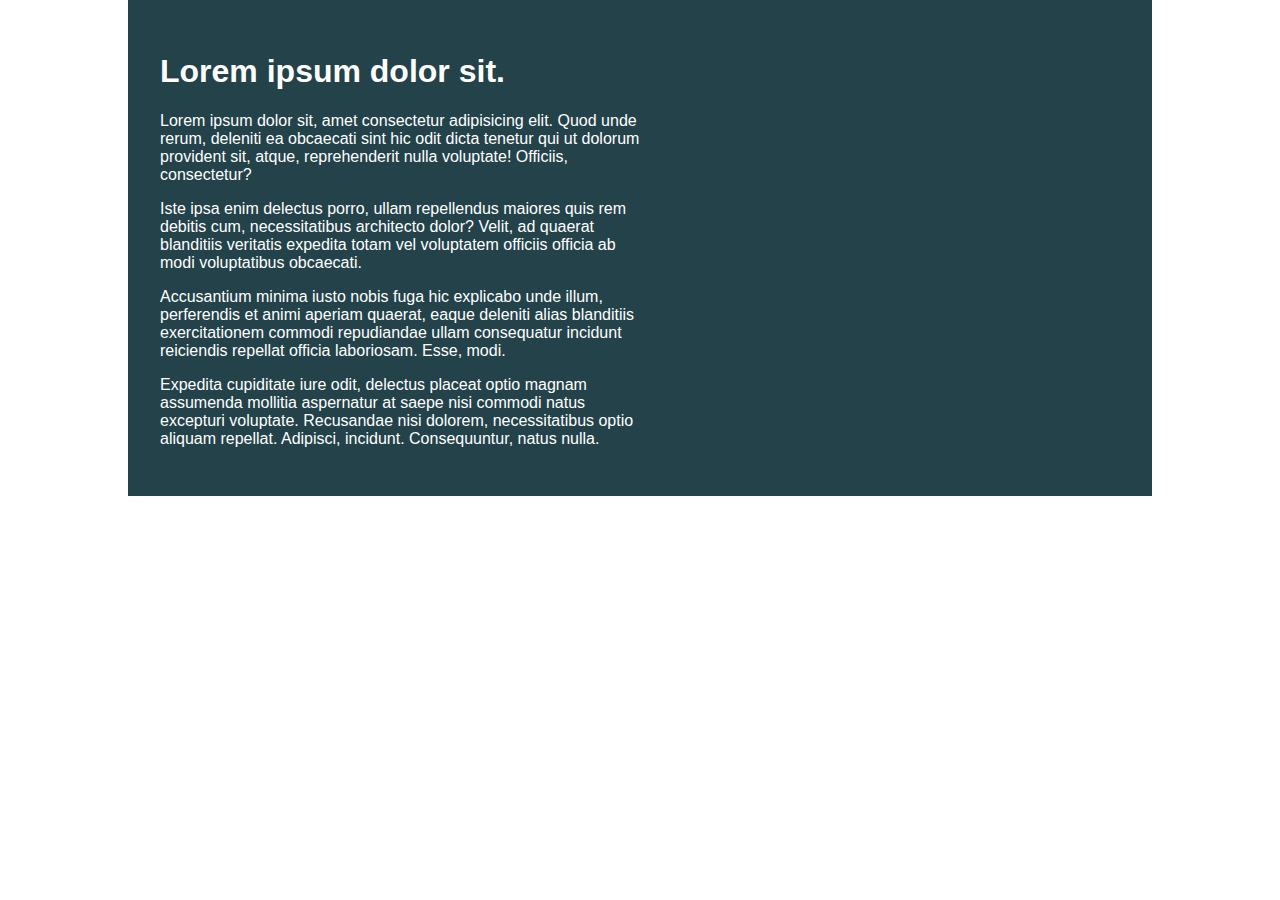
<file: Day 01/challenge 01/index.html>
<!DOCTYPE html>
<html lang="en">

<head>
    <meta charset="UTF-8">
    <meta name="viewport" content="width=device-width, initial-scale=1.0">
    <title>Day 01</title>

    <link rel="stylesheet" href="style.css">
</head>

<body>
    <div class="container">
        <div class="intro-content">
            <h1>Lorem ipsum dolor sit.</h1>
            <p>Lorem ipsum dolor sit, amet consectetur adipisicing elit. Quod unde rerum, deleniti ea obcaecati sint hic
                odit dicta tenetur qui ut dolorum provident sit, atque, reprehenderit nulla voluptate! Officiis,
                consectetur?</p>
            <p>Iste ipsa enim delectus porro, ullam repellendus maiores quis rem debitis cum, necessitatibus architecto
                dolor? Velit, ad quaerat blanditiis veritatis expedita totam vel voluptatem officiis officia ab modi
                voluptatibus obcaecati.</p>
            <p>Accusantium minima iusto nobis fuga hic explicabo unde illum, perferendis et animi aperiam quaerat, eaque
                deleniti alias blanditiis exercitationem commodi repudiandae ullam consequatur incidunt reiciendis
                repellat officia laboriosam. Esse, modi.</p>
            <p>Expedita cupiditate iure odit, delectus placeat optio magnam assumenda mollitia aspernatur at saepe nisi
                commodi natus excepturi voluptate. Recusandae nisi dolorem, necessitatibus optio aliquam repellat.
                Adipisci, incidunt. Consequuntur, natus nulla.</p>
        </div>
    </div>
</body>

</html>
</file>
<file: Day 01/style.css>
* {
    margin: 0;
    padding: 0;
}

/* NOTE  */
/* websites are responsive, we should not use css that breaks the responsive 
one good approach is as follows*/

/* avoid using fixed widths, use percentages instead  */

/* avoid using heights whenever possible, it's a general rule */

.parent {
    background-color: darkblue;
    color: white;
    padding: 1rem;
/* if we go smaller than the fixed width or height value, the content
will start to overflow, which is very important because if it did not
overflow and instead started to disappear, that would be a great problem */
    width: 80%;
    margin: 0 auto;
}

.child {
    background-color: lightblue;
}
</file>
<file: Day 03/style.css>
* {
  box-sizing: border-box;
}

body {
  margin: 0;
  font-family: sans-serif;
}

.container {
  width: 80%;
  max-width: 750px;
  margin: 0 auto;
  color: black;
  padding: 50px 0;
}

.intro-content {
  background: #23424a;
  width: 50%;
  color: white;
}
</file>
<file: Day 05/style.css>
* {
    margin: 0;
    padding: 0;
    box-sizing: border-box;
}

body {
    width: 100%;
    font-family: 'Roboto', sans-serif;;
    line-height: 1.5;
}

.hero {
    width: 100%;
    background-color: rgb(25, 56, 25);
    margin: 0 auto;
    color: white;
    padding: 3rem 2.5rem;
}
.wrapper {
    /* max-width: 1200px; */
    width: 80%;
    border: 4px solid yellow;

}

.wrapper-inside {
    width: 70%;
    max-width: 1200px;
    border: 2px solid pink;
}

h1 {
    font-size: 3rem;
    margin-bottom: 1.5rem;
    /* line-height: 1.5; */
}

p {
    margin-bottom: 1.5rem;
}

button {
    color: white;
    background-color: blue;
    padding: 1rem 2rem;
    border: none;
    border-radius: 100px;
    font-size: 1.25rem;
}
</file>
<file: Day 09 - Green Header/style.css>
@import url('https://fonts.googleapis.com/css2?family=Roboto:wght@300;400;500;700;900&display=swap');

:root {
    --clr-darkgreen: #23424A;
    --clr-green: #136C72;
    --clr-aqua: #38CFD9;

    --ff-roboto: 'Roboto', sans-serif;
    --ff-body: var(--ff-roboto);
}

*, *::before, *::after {
    box-sizing: border-box;
}

body {
    margin: 0;
    font-family: var(--ff-body);
    font-size: 1.3rem;
}

li {
    list-style: none;
}

img {
    max-width: 100%;
}

h1 {
    font-size: 3rem;
    margin-top: 0;
}

.container {
    margin: 0 auto;
    width: Min(100% - 3em, 1100px);
}

.hero-btn:hover,
.hero-btn:focus {
    opacity: .75; 
}

.main {
    padding: 4em 0 0;
}

.header {
    background-color: var(--clr-green);
    text-align: center;
}

.logo a {
    color: white;
    text-decoration: none;
}

.nav-list {
    margin: 0;
    padding: 0;
    margin-bottom: 2rem;
}

.nav-list li {
    margin-bottom: 1rem;
}

.nav-list a {
    font-weight: 300;
    color: white;
    text-decoration: none;
}

.nav-list li:hover a {
    color: black;
    text-decoration: underline;
}

.header-button {
    border: none;
    text-transform: uppercase;
    background-color: transparent;
    color: white;
    font-weight: 900;
    cursor: pointer;
    display: block;
    margin-bottom: 1rem;
}

.header-button:hover,
.header-button:focus {
    opacity: 0.8;
}

.hero {
    padding: 100px 0;
    background-color: #23424A;
    color: #FFF;
}

.hero p {
    margin-bottom: 3em;
}

.side-bar {
    background-color: var(--clr-green);
    color: white;
}

.hero-btn {
    display: inline-block;
    text-decoration: none;
    text-transform: uppercase; 
    color: #23424A;
    font-weight: 900;
    background-color: #38CFD9;
    padding: .75em 2em;
    border-radius: 100px;
    margin-bottom: 1rem;
}


@media (width > 50em) {
    .row {
        display: flex;
        justify-content: space-between;
        gap: 1.5rem;
    }

    .header-row {
        display: flex;
        justify-content: space-between;
        align-items: center;
        gap: 1.5rem;
    }

    .nav-list {
        display: flex;
        gap: 3rem;
    }

    .hero__text { 
        width: 62%;
    }
    
    .hero__img {
        width: 32%;
        align-self: flex-start;
    }

    .main-content {
        width: 62%;
    }
    
    .side-bar {
        width: 32%;
        text-align: center;
        padding: 0 2rem;
    }
}
</file>
<file: Day 12/style.css>
:root {
    --ff-roboto: 'Roboto', sans-serif;
    --ff-pd: 'Playfair Display', serif;

    /* Font size */
    --fs-light: 1.125rem;
    --fs-regular: 1.3125rem;

    /* Font weight */
    --fw-regular: 400;
    --fw-light: 300;
    --fw-black: 900;

    /* background colors */
    --clr-light: #F3EED9;
    --clr-dark: #222C2A;
    --clr-brown: #824936;

    --ff-body: var(--ff-roboto);
    --ff-heading: var(--ff-pd);
}

/* Box sizing rules */
*,
*::before,
*::after {
  box-sizing: border-box;
}

body {
    font-family: var(--ff-body);
    font-size: var(--fs-regular);
}

/* Remove default margin */
body,
h1,
h2,
h3,
h4,
p,
figure,
blockquote,
dl,
dd {
  margin: 0;
}

/* Remove list styles on ul, ol elements with a list role, which suggests default styling will be removed */
ul[role='list'],
ol[role='list'] {
  list-style: none;
}

/* Set core root defaults */
html:focus-within {
  scroll-behavior: smooth;
}

/* Set core body defaults */
body {
  text-rendering: optimizeSpeed;
  line-height: 1.3;
}

/* elements that don't have a class get default styles */
a:not([class]) {
  text-decoration-skip-ink: auto;
}

/* Make images easier to work with */
img,
picture,
svg {
  max-width: 100%;
  display: block;
}

/* Inherit fonts for inputs and buttons */
input,
button,
textarea,
select {
  font: inherit;
}

/* Remove all animations, transitions and smooth scroll for people that prefer not to see them */
@media (prefers-reduced-motion: reduce) {
  html:focus-within {
   scroll-behavior: auto;
  }
  
  *,
  *::before,
  *::after {
    animation-duration: 0.01ms !important;
    animation-iteration-count: 1 !important;
    transition-duration: 0.01ms !important;
    scroll-behavior: auto !important;
  }
}

/* CSS here */

.section-img img {
  width: 100%;
  object-fit: cover;
} 


.wrapper {
  width: 85%;
  margin: 0 auto;
}

.flow > * {
  margin-bottom: 1.25rem;
}

.header {
  padding: 4em;
  text-align: center;
  background-color: var(--clr-light);
  color: var(--clr-brown);
  display: flex;
  justify-content: center;
}

.header-text {
  font-size: 1rem;
  letter-spacing: 0.5rem;
  text-transform: uppercase;
}

.title {
  font-size: 3rem;
}

.section {
  padding-block: 4em;
}

.sub-title-dark {
  color: var(--clr-brown);
}

.sub-title {
  font-size: 1.875rem;
  margin-bottom: 1.25rem;
}

.section p {
  margin-bottom: 1rem;
}

.section-second {
  background-color: var(--clr-dark);
  color: var(--clr-light);
}

.section-third {
  background-color: var(--clr-brown);
  color: var(--clr-light);
}

@media (width > 50em) {
  .wrapper {
    width: 100%;
    max-width: 1128px;
    margin: 0 auto;
    padding-inline: 3.5em;
}

.row {
    display: flex;
    justify-content: space-between;
}

.col {
    width: 100%;
}

.col + .col {
  margin-left: 3em;
}

.header-inside {
  width: 60%;
}

.sub-title {
  font-size: 2.25rem;
}

.sub-title-dark {
  text-align: center;
}
}
</file>
<file: Day 19 - Navigation Challenge/style.css>
/* Challenge

   Make the navigation layout work
   on both mobile and large screens.

   Mobile-first, so mobile styles first,
   then add the large screen styles
   inside the existing media query

*/

*, *::before, *::after {
    box-sizing: border-box;
}

body {
    margin: 0;
    font-family: 'Roboto', sans-serif;
    font-size: 1.3rem;
}

img {
    max-width: 100%;
}

li {
    list-style: none;
}

a {
    text-decoration: none;
    color: white;
}

h1 {
    font-size: 3rem;
    margin-top: 0;
}

.section-title {
    color: #87629A;
}

.btn {
    display: inline-block;
    text-decoration: none;
    text-transform: uppercase; 
    color: #23424A;
    font-weight: 900;
    background-color: #38CFD9;
    padding: .75em 2em;
    border-radius: 100px;
}

.btn:hover,
.btn:focus {
    opacity: .75; 
}

.container {
    width: 80%;
    max-width: 1100px;
    margin: 0 auto;
    /* added for nav-toggle positioning */
    position: relative;
}

header {
    background: #136c72;
    padding: 1em 0;
    text-align: center;
}

.nav-toggle {
    cursor: pointer;
    border: 0;
    width: 3em;
    height: 3em;
    padding: 0em;
    border-radius: 50%;
    background: #072A2D;
    color: white;
    transition: opacity 250ms ease;
    
    position: absolute;
    left: 0;
}

.nav-toggle:focus,
.nav-toggle:hover {
    opacity: .75;
}

.hamburger {
    width: 50%;
    position: relative;
}

.hamburger,
.hamburger::before,
.hamburger::after {
    display: block;
    margin: 0 auto;
    height: 3px;
    background: white;
}

.hamburger::before,
.hamburger::after {
    content: '';
    width: 100%;
}

.hamburger::before {
    transform: translateY(-6px);
}

.hamburger::after {
    transform: translateY(3px);
}

.nav {
    visibility: hidden;
    height: 0;
    position: absolute;
    display: flex;
    flex-direction: column;
    gap: 3rem;
}

.nav__link {
    font-weight: 600;
    text-transform: uppercase;
    color: #dce9ea;
}

.nav__list {
    display: flex;
    flex-direction: column;
    gap: 1.5rem;
    padding: 0;
}

.nav__link--button {
    background-color: white;
    color: #136c72;
    border-radius: 100px;
    padding: 0.5em 1em;
}

.nav__link--button:hover {
    opacity: 0.75;
}

.nav--visible {
    visibility: visible;
    height: auto;
    position: relative;
} 

.hero {
    padding: 100px 0;
    background-color: #23424A;
    color: #FFF;
}

.hero__img {
    margin-top: 2em;
}


.hero p {
    margin-bottom: 3em;
}

.main {
    margin-top: 3em;
}


.sidebar {
    padding: 1em;
    text-align: center;
    color: #fff;
    background-color: #136c72;
}



@media (min-width: 800px) {
    
    .nav-toggle {
        display: none;
    }

    .nav {
        visibility: visible;
        height: auto;
        width: 100%;
        flex-direction: row;
        justify-content: space-between;
    }
    
    .nav__list {
        display: flex;
        gap: 1.2rem;
        flex-direction: row;
        margin-block: auto;
    }

    .nav__link {
        text-transform: none;
        font-weight: normal;
    }

    .nav__list--primary {
        margin: 0 auto;
    }

    .row {
        display: flex;
        justify-content: space-between;
    }

    .hero__text {
        width: 62%;
    }
    
    .hero__img {
        width: 32%;
        align-self: flex-start;
        margin: 0;
    }
    
    .primary-content {
        width: 62%;
    }

    .sidebar {
        width: 32%;
    }
    
}
</file>
<file: Day 21 - Final web page/style.css>
@import url('https://fonts.googleapis.com/css2?family=Montserrat&family=Oswald:wght@700&display=swap');

:root {
    --clr-black: #2E323F;
    --clr-dark-blue: #3B4050;
    --clr-grey: #6F737F;
    --clr-skin-brown: #A59678;

    --ff-oswald: 'Oswald', sans-serif;
    --ff-montserrat: 'Montserrat', sans-serif;
    --ff-body: var(--ff-montserrat);
    --ff-heading: var(--ff-oswald);

    --fs-200: clamp(0.6944rem, 0.6703rem + 0.0553vi, 0.72rem);
    --fs-300: clamp(0.8333rem, 0.7703rem + 0.1441vi, 0.9rem);
    --fs-400: clamp(1rem, 0.8818rem + 0.2703vi, 1.125rem);
    --fs-500: clamp(1.2rem, 1.0049rem + 0.4459vi, 1.4063rem);
    --fs-600: clamp(1.44rem, 1.1394rem + 0.6872vi, 1.7578rem);
    --fs-700: clamp(1.728rem, 1.2841rem + 1.0146vi, 2.1973rem);
    --fs-800: clamp(2.0736rem, 1.437rem + 1.4551vi, 2.7466rem);
    --fs-900: clamp(3.75rem, 3.0978rem + 3.2609vi, 5.625rem);

    --fw-regular: 400;
    --fw-bold: 700;

    --flow-space: 1.125rem;
}

/* Box sizing rules */
*,
*::before,
*::after {
  box-sizing: border-box;
}

/* Remove default margin */
body,
h1,
h2,
h3,
h4,
p,
figure,
blockquote,
dl,
dd {
  margin: 0;
}

/* Remove list styles on ul, ol elements with a list role, which suggests default styling will be removed */
ul[role='list'],
ol[role='list'] {
  list-style: none;
}

/* Set core root defaults */
html:focus-within {
  scroll-behavior: smooth;
}

/* Set core body defaults */
body {
  min-height: 100vh;
  text-rendering: optimizeSpeed;
  line-height: 1.6;
  font-family: var(--ff-body);
  font-size: var(--fs-400);
}

h1,
h2,
h3 {
    line-height: 1.1;
    font-family: var(--ff-heading);
}

/* A elements that don't have a class get default styles */
a:not([class]) {
  text-decoration-skip-ink: auto;
}

/* Make images easier to work with */
img,
picture {
  max-width: 100%;
  display: block;
}

/* Inherit fonts for inputs and buttons */
input,
button,
textarea,
select {
  font: inherit;
}

/* Remove all animations, transitions and smooth scroll for people that prefer not to see them */
@media (prefers-reduced-motion: reduce) {
  html:focus-within {
   scroll-behavior: auto;
  }
  
  *,
  *::before,
  *::after {
    animation-duration: 0.01ms !important;
    animation-iteration-count: 1 !important;
    transition-duration: 0.01ms !important;
    scroll-behavior: auto !important;
  }
}

li {
    list-style: none;
}

a {
    text-decoration: none;
    color: currentColor;
}

button {
    border: none;
    background-color: transparent;
}

.wrapper {
    width: Min(100% - 3em, 1200px);
    margin-inline: auto;
}

h1 {
    --flow-space: 2rem;
    margin-top: var(--flow-space);
    font-size: var(--fs-900);
    color: white;
}

h1 span {
    color: var(--clr-skin-brown);
}

h2 {
    --flow-space: 1.6rem;
    margin-top: var(--flow-space);
    color: var(--clr-skin-brown);
}

h3 {
    --flow-space: 1.25rem;
    margin-top: var(--flow-space);
    color: var(--clr-skin-brown);
}

.section {
    padding-block: 4em;
}

.button {
    background-color: var(--clr-skin-brown);
    border-radius: 100px;
    padding: 0.5em 1em;
}

.header {
    background-color: var(--clr-black);
    text-align: center;
    border: 2px solid;
}

.header a {
    color: white;
    font-weight: var(--fw-bold);
    text-transform: uppercase;
    font-size: var(--fs-300);
}

.header .logo {
    font-size: var(--fs-500);
}

.nav-list {
    padding: 0;
    margin-bottom: 2rem;
}

.nav-list > * {
    margin-bottom: 1rem;
}

.hero {
    background-color: var(--clr-dark-blue);
    margin-top: 0;
}

.hero-text {
    color: white;
    font-size: var(--fs-500);
}

.hero-description {
    margin-bottom: 2rem;
}

.hero-text .button {
    color: white;
    font-weight: var(--fw-bold);
    padding: 0.75em 1.5em;
}

.section-first {
    color: var(--clr-grey);
    background-color: #f1f1f1;
}

.section-first .sub-title {
    font-size: var(--fs-600);
}

.section-second .sub-title {
    font-size: var(--fs-700);
}

.side-bar .side-bar-text {
    background-color: var(--clr-dark-blue);
    color: white;
    padding: 1.5rem;
}

.side-bar .sub-title {
    color: white;
    font-size: var(--fs-600);
}

.footer {
    background-color: var(--clr-dark-blue);
    color: white;
}

.footer .sub-title {
    color: white;
    font-size: var(--fs-800);
}

.footer-list {
    padding: 0;
}

.footer-item {
    font-size: var(--fs-300);
}

.layout-grid {
    display: grid;
    grid-template-columns: 1fr 1fr;
    gap: 3rem;
}

.flow * {
    --flow-space: 1.125rem;
    margin-top: var(--flow-space);
}

@media (width > 44em) {
    .header {
        text-align: left;
        border: none;
    }

    .layout-flex {
        display: flex;
        align-items: center;
    }

    .nav {
        display: flex;
        gap: 2rem;
        justify-content: flex-end;
        width: 100%;
    }

    .nav-list {
        display: flex;
        gap: 2rem;
        justify-content: flex-end;
    }

    .nav-list > * {
        margin-bottom: 0;
    }

    .side-bar {
        display: flex;
        gap: 1.5rem;
        text-align: center;
    }

    .footer .sub-title {
        text-align: center;
    }
}

@media (width > 62em) {
    .row {
        display: flex;  
    }

    .title {
        width: 40%;
    }

    .hero-text {
        width: 45%;
        margin-left: 5rem;
        align-self: flex-end;
    }

    .section-first {
        text-align: center;
    }

    .section-first .col + .col {
        margin-left: 2rem;
    }

    .side-bar {
        display: block;
        margin-left: 6rem;
    }

    .layout-grid {
        grid-template-columns: 40% repeat(3, 1fr);
    }

}
</file>
<file: Day 01/challenge 01/style.css>
/* INSTRUCTIONS
 *
 * 1) Limit the total width of
 *    the .intro-content to about half
 *    of it's parent
 *
 * 2) Stop the text from overflowing
 *    out the bottom at small screen
 *    widths
 *
 * You may modify the HTML if needed
 *
 */

* {
  box-sizing: border-box;
}

body {
  margin: 0;
  font-family: sans-serif;
}

.container {
  background: #23424a;
  color: white;

  width: 80%;
  margin: 0 auto;

  padding: 2em;
  /* height: 300px; */
}

.intro-content {
  width: 50%;
}
</file>
